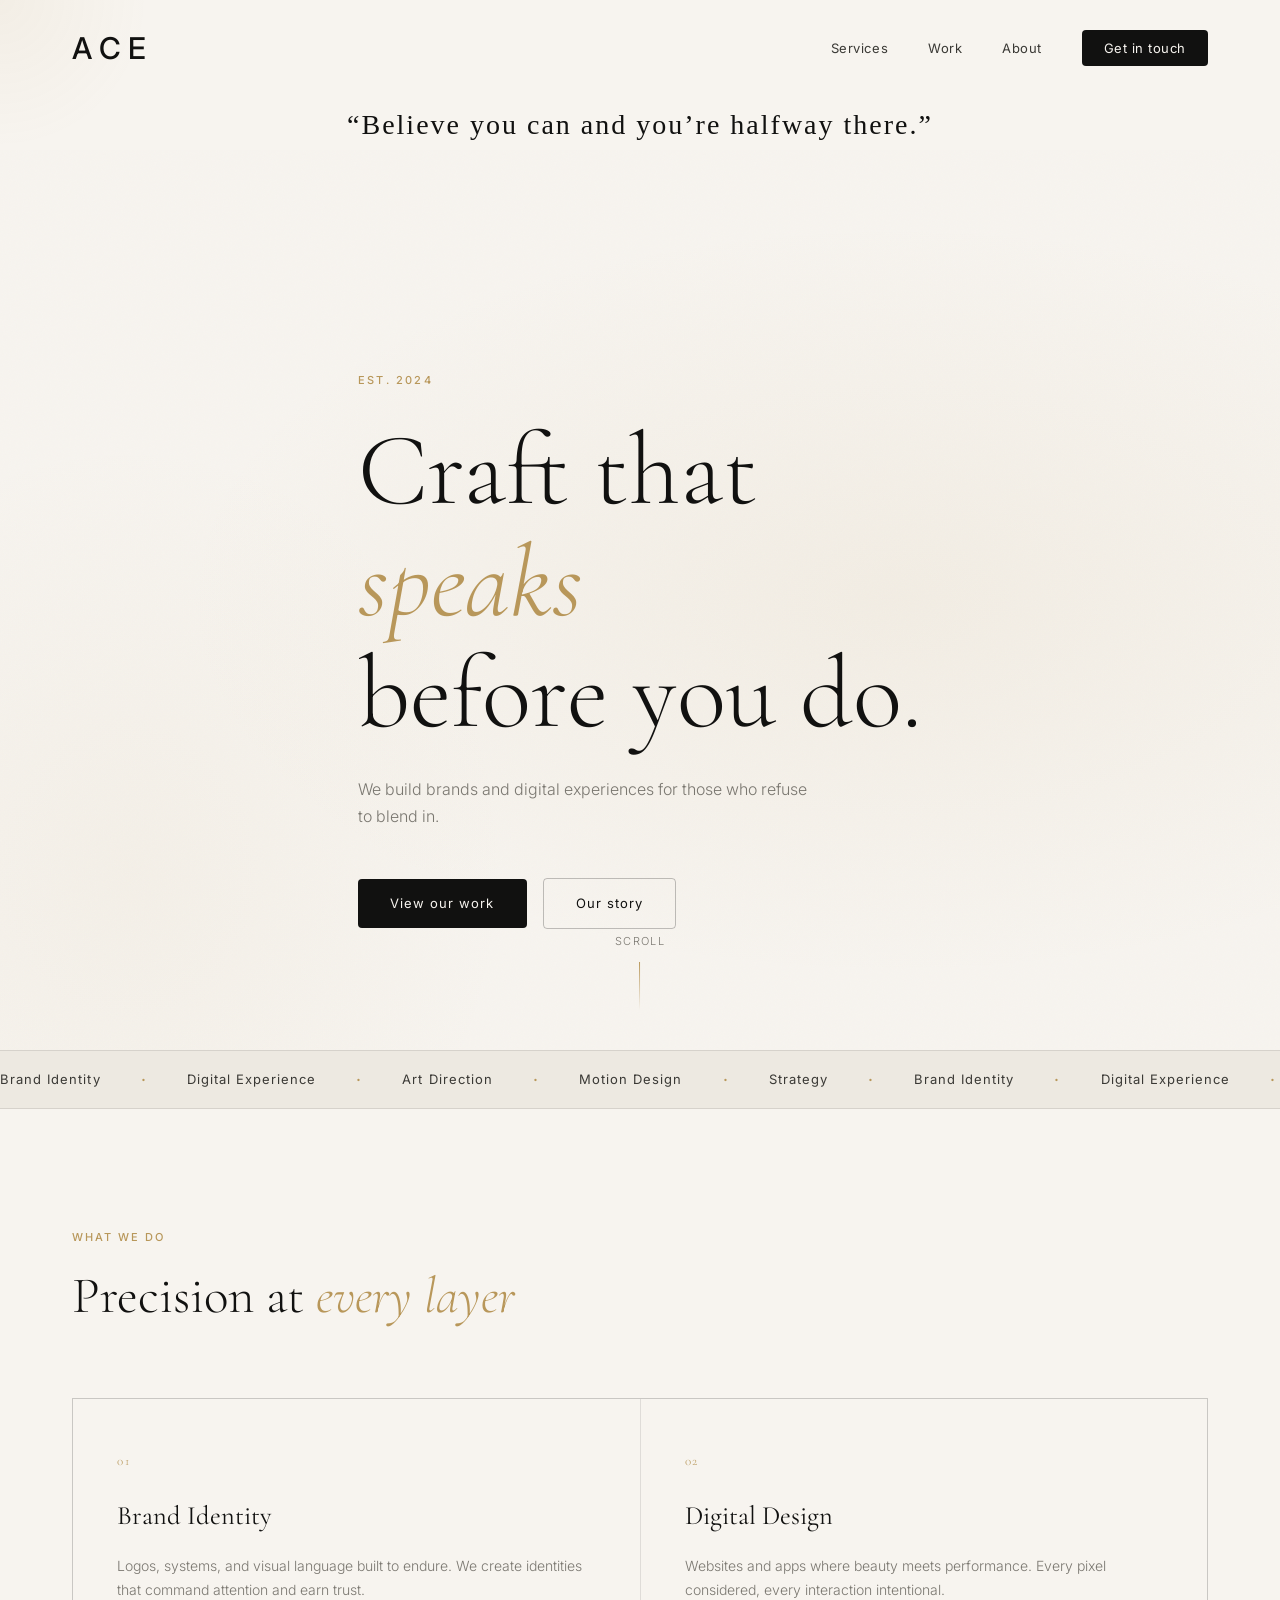
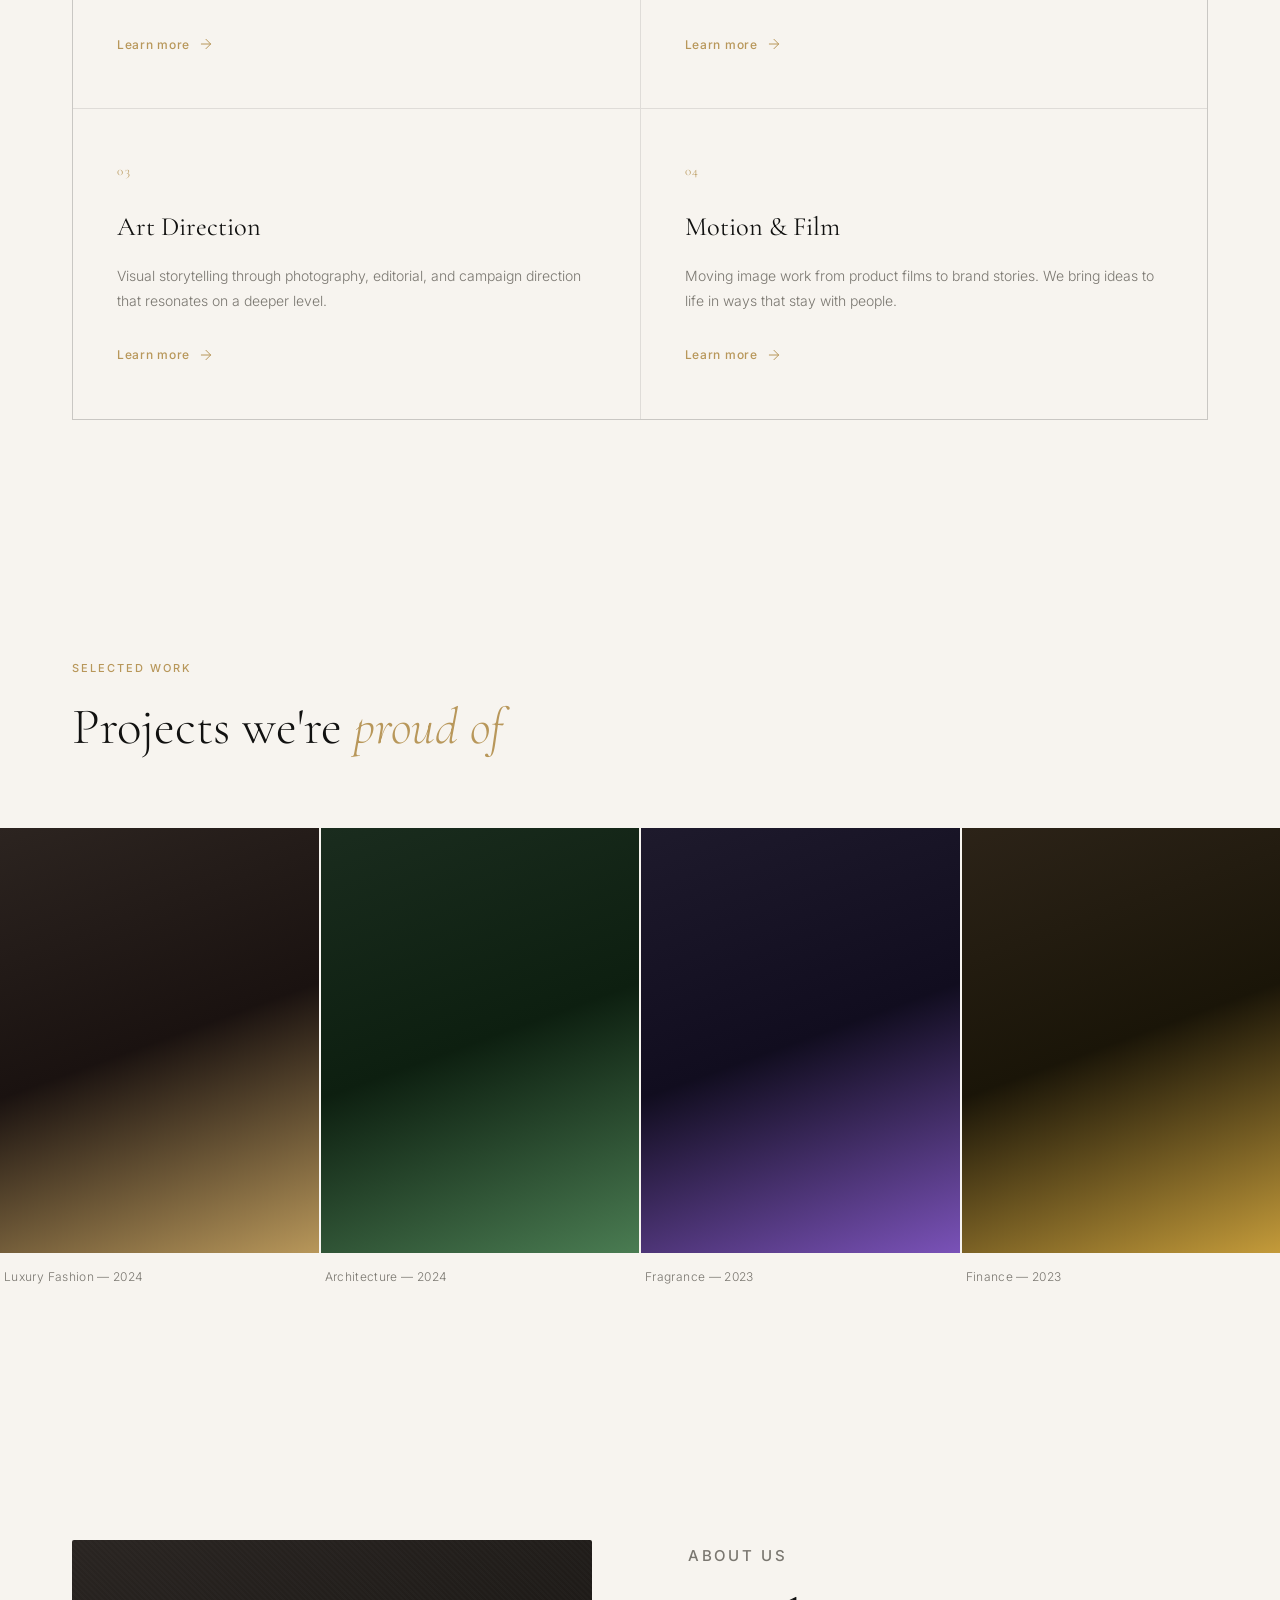
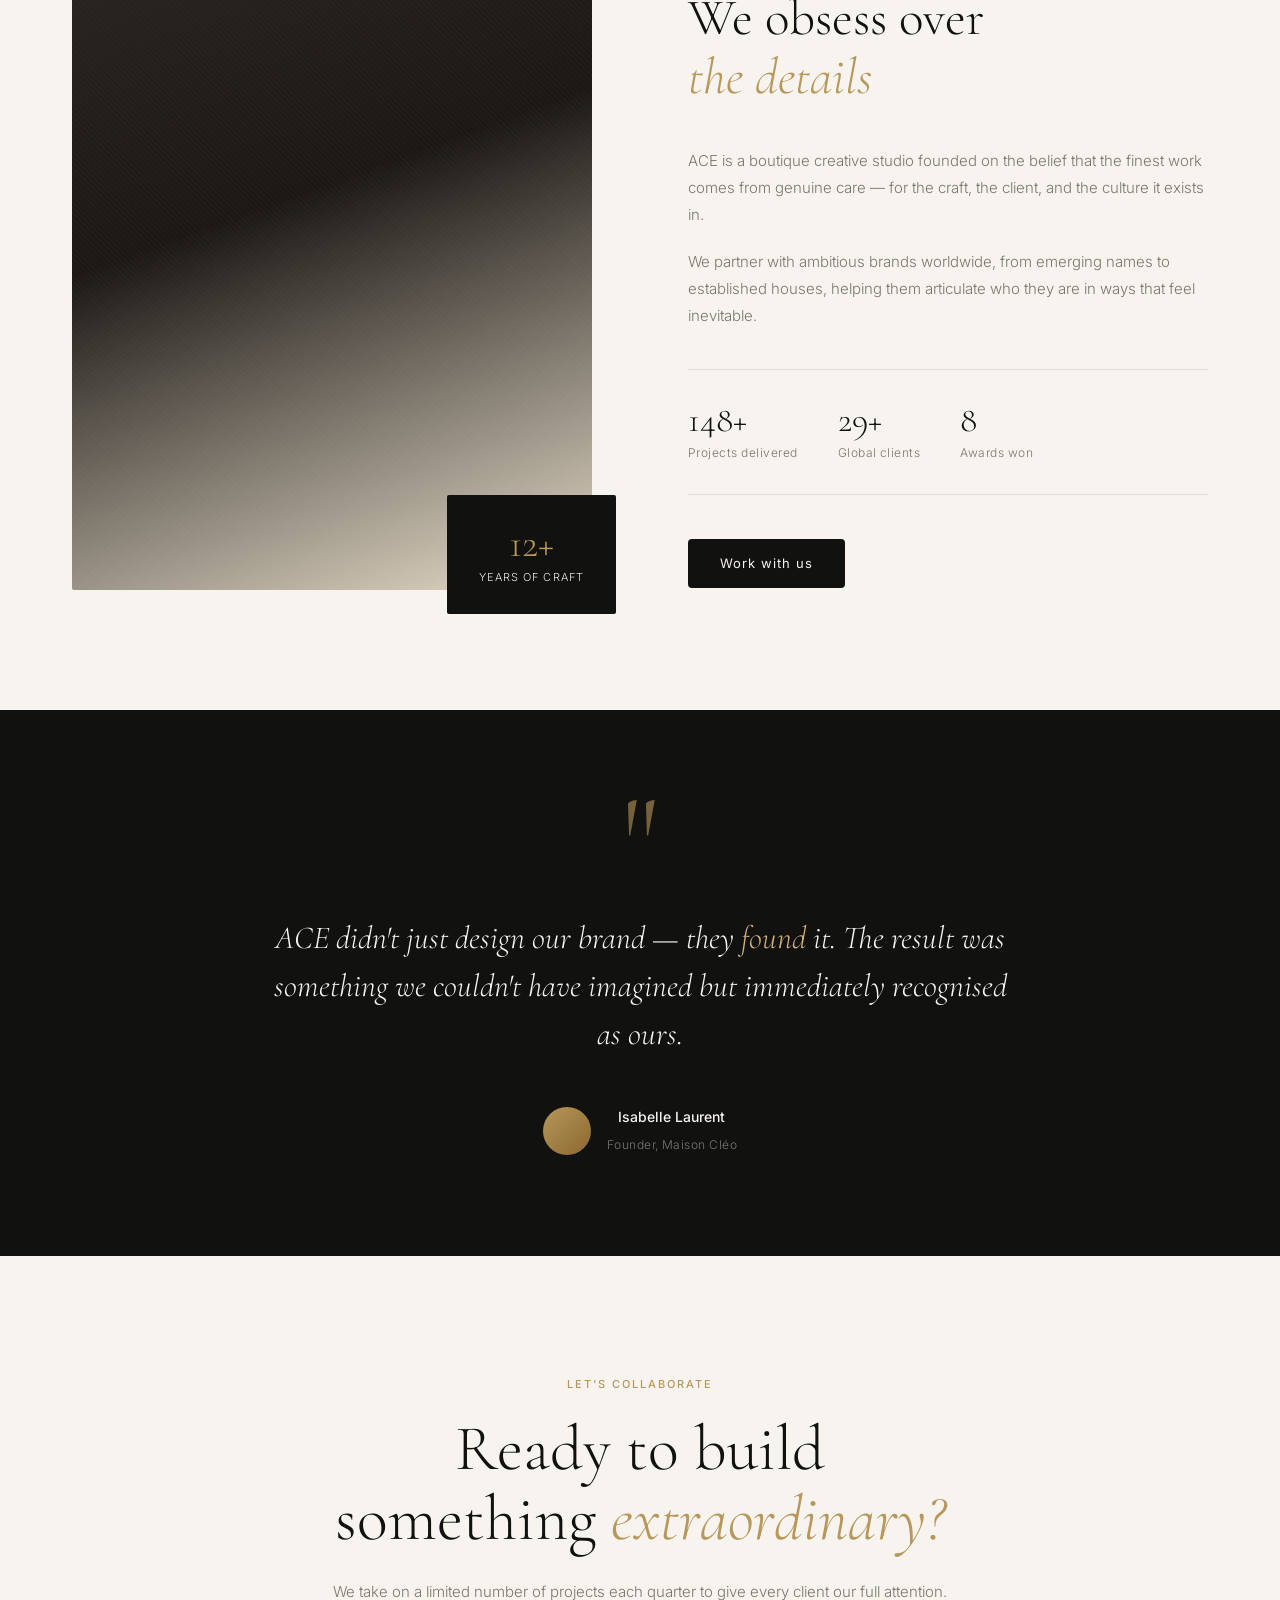
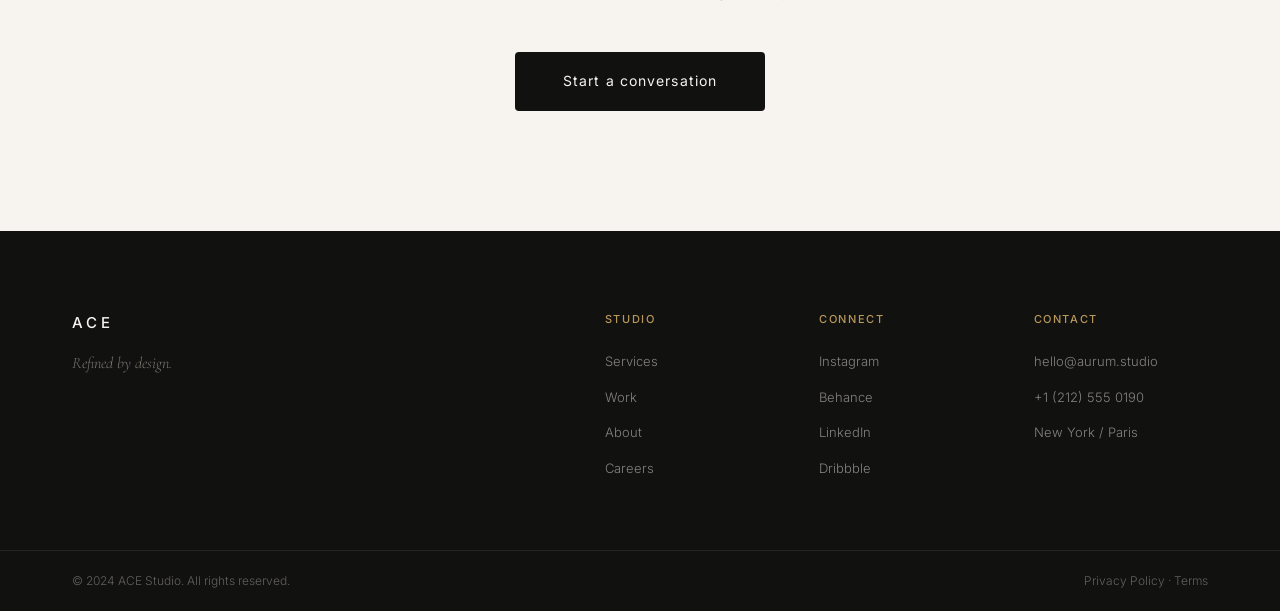
<file: index.html>
<!DOCTYPE html>
<html lang="en">
<head>
  <meta charset="UTF-8" />
  <meta name="viewport" content="width=device-width, initial-scale=1.0" />
  <title>ACE — Refined by Design</title>
  <link rel="preconnect" href="https://fonts.googleapis.com" />
  <link rel="preconnect" href="https://fonts.gstatic.com" crossorigin />
  <link href="https://fonts.googleapis.com/css2?family=Cormorant+Garamond:ital,wght@0,300;0,400;0,500;1,300;1,400&family=Inter:wght@300;400;500&display=swap" rel="stylesheet" />
  <link rel="stylesheet" href="styles.css" />
</head>
</body><div style="text-align:center; margin-top: 100px;">
    <p style="font-family: 'Times New Roman', serif; font-size: 28px; letter-spacing: 2px; line-height: 1.8;">
  “Believe you can
  and you’re
  halfway there.”
</p>
</p>
    </p>
  </div>

  <!-- Navigation -->
  <nav class="nav" id="nav">
    <div class="nav-inner">
      <a href="#" class="logo" style="font-size: 30px;">ACE</a>
      <ul class="nav-links">
        <li><a href="#services">Services</a></li>
        <li><a href="#work">Work</a></li>
        <li><a href="#about">About</a></li>
        <li><a href="#contact" class="nav-cta">Get in touch</a></li>
      </ul>
      <button class="hamburger" id="hamburger" aria-label="Toggle menu">
        <span></span><span></span>
      </button>
    </div>
  </nav>

  <!-- Hero -->
  <section class="hero" id="hero">
    <div class="hero-bg">
      <div class="hero-grain"></div>
    </div>
    <div class="hero-content">
      <p class="hero-label reveal">Est. 2024</p>
      <h1 class="hero-title reveal">
        <span>Craft that</span>
        <em>speaks</em>
        <span>before you do.</span>
      </h1>
      <p class="hero-sub reveal">We build brands and digital experiences for those who refuse to blend in.</p>
      <div class="hero-actions reveal">
        <a href="#work" class="btn btn-primary">View our work</a>
        <a href="#about" class="btn btn-ghost">Our story</a>
      </div>
    </div>
    <div class="hero-scroll">
      <span>Scroll</span>
      <div class="scroll-line"></div>
    </div>
  </section>

  <!-- Marquee -->
  <div class="marquee-wrap">
    <div class="marquee-track">
      <span>Brand Identity</span><span class="dot">·</span>
      <span>Digital Experience</span><span class="dot">·</span>
      <span>Art Direction</span><span class="dot">·</span>
      <span>Motion Design</span><span class="dot">·</span>
      <span>Strategy</span><span class="dot">·</span>
      <span>Brand Identity</span><span class="dot">·</span>
      <span>Digital Experience</span><span class="dot">·</span>
      <span>Art Direction</span><span class="dot">·</span>
      <span>Motion Design</span><span class="dot">·</span>
      <span>Strategy</span><span class="dot">·</span>
    </div>
  </div>

  <!-- Services -->
  <section class="section services" id="services">
    <div class="container">
      <div class="section-header reveal">
        <p class="section-label">What we do</p>
        <h2 class="section-title">Precision at <em>every layer</em></h2>
      </div>
      <div class="services-grid">
        <div class="service-card reveal">
          <div class="service-num">01</div>
          <h3>Brand Identity</h3>
          <p>Logos, systems, and visual language built to endure. We create identities that command attention and earn trust.</p>
          <a href="#" class="service-link">Learn more <svg viewBox="0 0 24 24"><path d="M5 12h14M12 5l7 7-7 7"/></svg></a>
        </div>
        <div class="service-card reveal">
          <div class="service-num">02</div>
          <h3>Digital Design</h3>
          <p>Websites and apps where beauty meets performance. Every pixel considered, every interaction intentional.</p>
          <a href="#" class="service-link">Learn more <svg viewBox="0 0 24 24"><path d="M5 12h14M12 5l7 7-7 7"/></svg></a>
        </div>
        <div class="service-card reveal">
          <div class="service-num">03</div>
          <h3>Art Direction</h3>
          <p>Visual storytelling through photography, editorial, and campaign direction that resonates on a deeper level.</p>
          <a href="#" class="service-link">Learn more <svg viewBox="0 0 24 24"><path d="M5 12h14M12 5l7 7-7 7"/></svg></a>
        </div>
        <div class="service-card reveal">
          <div class="service-num">04</div>
          <h3>Motion & Film</h3>
          <p>Moving image work from product films to brand stories. We bring ideas to life in ways that stay with people.</p>
          <a href="#" class="service-link">Learn more <svg viewBox="0 0 24 24"><path d="M5 12h14M12 5l7 7-7 7"/></svg></a>
        </div>
      </div>
    </div>
  </section>

  <!-- Work / Portfolio -->
  <section class="section work" id="work">
    <div class="container">
      <div class="section-header reveal">
        <p class="section-label">Selected work</p>
        <h2 class="section-title">Projects we're <em>proud of</em></h2>
      </div>
    </div>
    <div class="work-grid">
      <div class="work-item reveal" style="--delay:0s">
        <div class="work-img work-img--1">
          <div class="work-overlay">
            <span class="work-tag">Brand Identity</span>
            <h3>Maison Cléo</h3>
          </div>
        </div>
        <div class="work-meta">
          <span>Luxury Fashion — 2024</span>
        </div>
      </div>
      <div class="work-item reveal" style="--delay:0.1s">
        <div class="work-img work-img--2">
          <div class="work-overlay">
            <span class="work-tag">Digital</span>
            <h3>Verte Studio</h3>
          </div>
        </div>
        <div class="work-meta">
          <span>Architecture — 2024</span>
        </div>
      </div>
      <div class="work-item reveal" style="--delay:0.2s">
        <div class="work-img work-img--3">
          <div class="work-overlay">
            <span class="work-tag">Art Direction</span>
            <h3>Nocturne</h3>
          </div>
        </div>
        <div class="work-meta">
          <span>Fragrance — 2023</span>
        </div>
      </div>
      <div class="work-item reveal" style="--delay:0.3s">
        <div class="work-img work-img--4">
          <div class="work-overlay">
            <span class="work-tag">Motion</span>
            <h3>Parallax</h3>
          </div>
        </div>
        <div class="work-meta">
          <span>Finance — 2023</span>
        </div>
      </div>
    </div>
  </section>

  <!-- About -->
  <section class="section about" id="about">
    <div class="container about-inner">
      <div class="about-visual reveal">
        <div class="about-img-wrap">
          <div class="about-img"></div>
          <div class="about-badge">
            <span class="badge-num">12+</span>
            <span class="badge-text">Years of craft</span>
          </div>
        </div>
      </div>
      <div class="about-text reveal">
        <p class="section-label">About us</p>
        <h2 class="section-title">We obsess over<br /><em>the details</em></h2>
        <p>ACE is a boutique creative studio founded on the belief that the finest work comes from genuine care — for the craft, the client, and the culture it exists in.</p>
        <p>We partner with ambitious brands worldwide, from emerging names to established houses, helping them articulate who they are in ways that feel inevitable.</p>
        <div class="stats">
          <div class="stat">
            <span class="stat-num">200+</span>
            <span class="stat-label">Projects delivered</span>
          </div>
          <div class="stat">
            <span class="stat-num">40+</span>
            <span class="stat-label">Global clients</span>
          </div>
          <div class="stat">
            <span class="stat-num">12</span>
            <span class="stat-label">Awards won</span>
          </div>
        </div>
        <a href="#contact" class="btn btn-primary">Work with us</a>
      </div>
    </div>
  </section>

  <!-- Testimonial -->
  <section class="section testimonial">
    <div class="container">
      <div class="testimonial-inner reveal">
        <div class="quote-mark">"</div>
        <blockquote>
          ACE didn't just design our brand — they <em>found</em> it. The result was something we couldn't have imagined but immediately recognised as ours.
        </blockquote>
        <div class="testimonial-author">
          <div class="author-avatar"></div>
          <div>
            <strong>Isabelle Laurent</strong>
            <span>Founder, Maison Cléo</span>
          </div>
        </div>
      </div>
    </div>
  </section>

  <!-- CTA -->
  <section class="section cta" id="contact">
    <div class="container">
      <div class="cta-inner reveal">
        <p class="section-label">Let's collaborate</p>
        <h2 class="cta-title">Ready to build<br />something <em>extraordinary?</em></h2>
        <p class="cta-sub">We take on a limited number of projects each quarter to give every client our full attention.</p>
        <a href="mailto:hello@aurum.studio" class="btn btn-primary btn-large">Start a conversation</a>
      </div>
    </div>
  </section>

  <!-- Footer -->
  <footer class="footer">
    <div class="container footer-inner">
      <div class="footer-brand">
        <span class="logo">ACE</span>
        <p>Refined by design.</p>
      </div>
      <div class="footer-links">
        <div>
          <h4>Studio</h4>
          <ul>
            <li><a href="#">Services</a></li>
            <li><a href="#">Work</a></li>
            <li><a href="#">About</a></li>
            <li><a href="#">Careers</a></li>
          </ul>
        </div>
        <div>
          <h4>Connect</h4>
          <ul>
            <li><a href="#">Instagram</a></li>
            <li><a href="#">Behance</a></li>
            <li><a href="#">LinkedIn</a></li>
            <li><a href="#">Dribbble</a></li>
          </ul>
        </div>
        <div>
          <h4>Contact</h4>
          <ul>
            <li><a href="#">hello@aurum.studio</a></li>
            <li><a href="#">+1 (212) 555 0190</a></li>
            <li><a href="#">New York / Paris</a></li>
          </ul>
        </div>
      </div>
    </div>
    <div class="footer-bottom">
      <div class="container">
        <span>© 2024 ACE Studio. All rights reserved.</span>
        <span>Privacy Policy · Terms</span>
      </div>
    </div>
  </footer>

  <script src="script.js"></script>
</body>
</html>
</file>
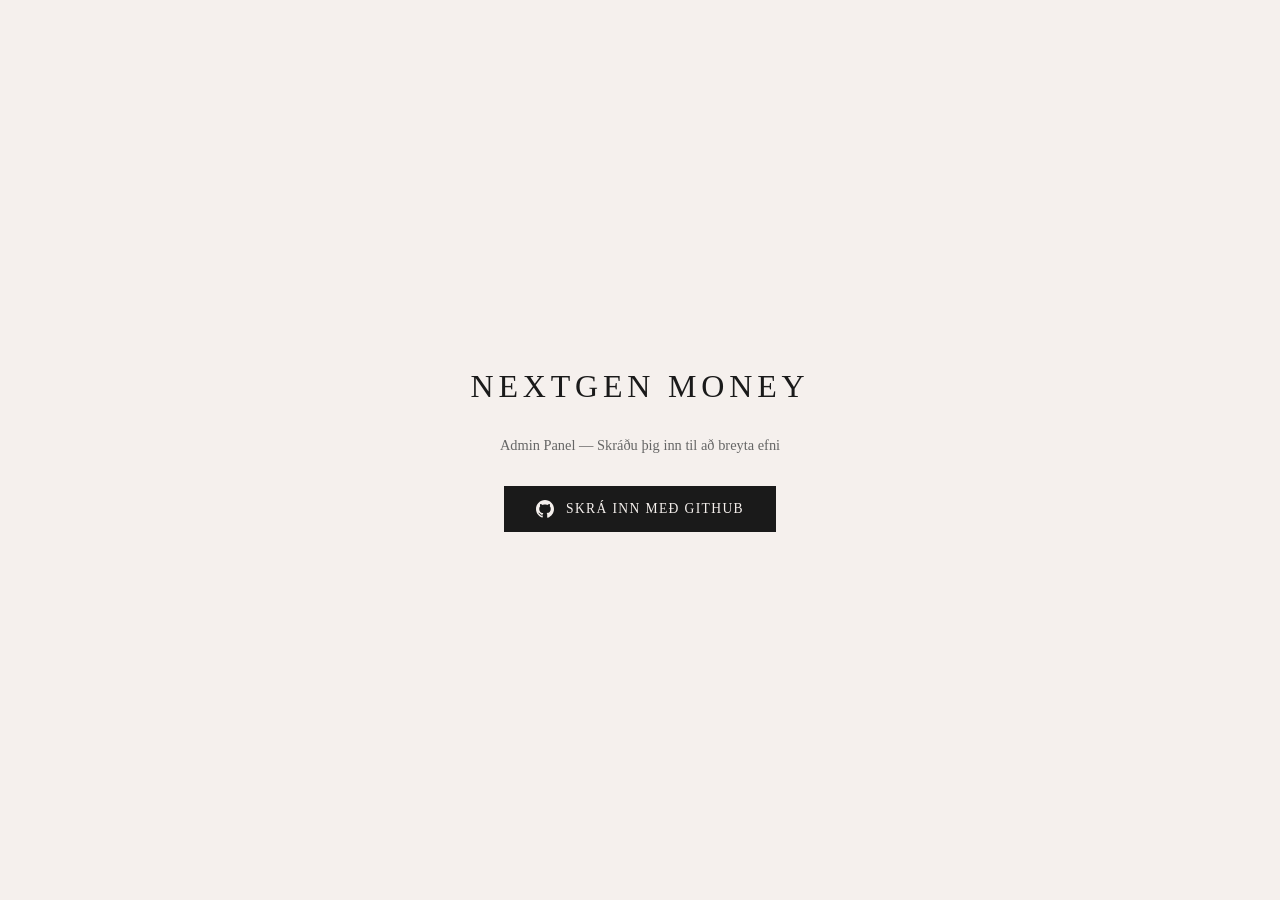
<file: nextgen-money/admin/index.html>
<!DOCTYPE html>
<html lang="is">
<head>
  <meta charset="utf-8" />
  <meta name="viewport" content="width=device-width, initial-scale=1.0" />
  <title>NextGen Money — Admin</title>
  <style>
    * { box-sizing: border-box; margin: 0; padding: 0; }

    body {
      font-family: 'Georgia', serif;
      background: #f5f0ed;
      color: #1a1a1a;
      min-height: 100vh;
    }

    /* ---- LOGIN ---- */
    .login-screen {
      display: flex;
      flex-direction: column;
      align-items: center;
      justify-content: center;
      min-height: 100vh;
      gap: 2rem;
    }
    .login-screen h1 { font-size: 2rem; letter-spacing: 0.15em; font-weight: 400; }
    .login-screen p { color: #666; font-size: 0.9rem; }

    .btn-github {
      display: flex;
      align-items: center;
      gap: 0.75rem;
      background: #1a1a1a;
      color: #f5f0ed;
      padding: 0.9rem 2rem;
      border: none;
      cursor: pointer;
      font-size: 0.85rem;
      letter-spacing: 0.1em;
      text-transform: uppercase;
      text-decoration: none;
      transition: background 0.2s;
    }
    .btn-github:hover { background: #333; }

    /* ---- LAYOUT ---- */
    #adminPanel {
      display: none;
      height: 100vh;
      flex-direction: column;
    }

    header {
      background: #1a1a1a;
      color: #f5f0ed;
      padding: 0.9rem 1.5rem;
      display: flex;
      justify-content: space-between;
      align-items: center;
      flex-shrink: 0;
      z-index: 20;
    }
    header h1 { font-size: 0.85rem; letter-spacing: 0.2em; font-weight: 400; }

    .header-right { display: flex; gap: 0.75rem; align-items: center; }

    .save-btn {
      background: #b8975a;
      color: #fff;
      border: none;
      padding: 0.55rem 1.5rem;
      cursor: pointer;
      font-size: 0.72rem;
      letter-spacing: 0.12em;
      text-transform: uppercase;
      transition: background 0.2s;
    }
    .save-btn:hover { background: #a07a40; }
    .save-btn:disabled { background: #999; cursor: not-allowed; }

    .logout-btn {
      background: none;
      border: 1px solid rgba(245,240,237,0.3);
      color: #f5f0ed;
      padding: 0.4rem 0.9rem;
      cursor: pointer;
      font-size: 0.7rem;
      letter-spacing: 0.1em;
      text-transform: uppercase;
    }
    .logout-btn:hover { border-color: #f5f0ed; }

    .save-status {
      font-size: 0.72rem;
      color: rgba(245,240,237,0.5);
      letter-spacing: 0.05em;
    }
    .save-status.dirty { color: #b8975a; }
    .save-status.saved { color: #7bc47b; }

    /* ---- SPLIT PANE ---- */
    .split-pane {
      display: grid;
      grid-template-columns: 420px 1fr;
      flex: 1;
      overflow: hidden;
    }

    /* ---- EDITOR ---- */
    .editor-pane {
      overflow-y: auto;
      border-right: 1px solid #ddd;
      background: #f5f0ed;
    }

    .section-card {
      border-bottom: 1px solid #e0dbd7;
    }

    .section-card h2 {
      background: #2a2522;
      color: #f5f0ed;
      padding: 0.75rem 1.25rem;
      font-size: 0.68rem;
      letter-spacing: 0.2em;
      text-transform: uppercase;
      font-weight: 400;
      cursor: pointer;
      display: flex;
      justify-content: space-between;
      align-items: center;
      user-select: none;
    }
    .section-card h2:hover { background: #1a1a1a; }
    .section-card h2 .arrow { transition: transform 0.2s; font-size: 0.6rem; opacity: 0.6; }
    .section-card.collapsed h2 .arrow { transform: rotate(-90deg); }
    .section-card.collapsed .fields { display: none; }

    .fields { padding: 1rem 1.25rem; display: flex; flex-direction: column; gap: 1rem; }

    label {
      display: flex;
      flex-direction: column;
      gap: 0.3rem;
      font-size: 0.68rem;
      letter-spacing: 0.08em;
      text-transform: uppercase;
      color: #888;
    }

    input[type="text"], textarea {
      border: 1px solid #ddd;
      padding: 0.6rem 0.8rem;
      font-size: 0.85rem;
      font-family: Georgia, serif;
      color: #1a1a1a;
      background: white;
      width: 100%;
      transition: border-color 0.2s;
    }
    input[type="text"]:focus, textarea:focus {
      outline: none;
      border-color: #b8975a;
    }
    textarea { resize: vertical; min-height: 70px; }

    /* ---- PREVIEW ---- */
    .preview-pane {
      overflow: hidden;
      background: #eee;
      position: relative;
    }

    .preview-bar {
      background: #2a2522;
      color: rgba(245,240,237,0.6);
      font-size: 0.65rem;
      letter-spacing: 0.12em;
      text-transform: uppercase;
      padding: 0.5rem 1rem;
      display: flex;
      align-items: center;
      gap: 0.75rem;
    }

    .preview-bar span { opacity: 0.4; }

    .preview-url {
      font-family: monospace;
      font-size: 0.7rem;
      color: rgba(245,240,237,0.5);
      flex: 1;
    }

    .preview-refresh {
      background: none;
      border: none;
      color: rgba(245,240,237,0.5);
      cursor: pointer;
      font-size: 0.8rem;
      padding: 0.2rem 0.4rem;
      transition: color 0.2s;
    }
    .preview-refresh:hover { color: #f5f0ed; }

    #previewFrame {
      width: 100%;
      height: calc(100% - 32px);
      border: none;
      display: block;
    }

    /* ---- STATUS TOAST ---- */
    .toast {
      position: fixed;
      bottom: 2rem;
      left: 50%;
      transform: translateX(-50%);
      padding: 0.75rem 2rem;
      font-size: 0.8rem;
      letter-spacing: 0.05em;
      z-index: 100;
      display: none;
      white-space: nowrap;
    }
    .toast.success { background: #1a1a1a; color: #f5f0ed; }
    .toast.error   { background: #8b1a1a; color: #fff; }

    .loading {
      display: flex; align-items: center; justify-content: center;
      height: 200px; color: #888; font-size: 0.85rem; letter-spacing: 0.1em;
    }
  </style>
</head>
<body>

<!-- LOGIN -->
<div class="login-screen" id="loginScreen">
  <h1>NEXTGEN MONEY</h1>
  <p>Admin Panel — Skráðu þig inn til að breyta efni</p>
  <a class="btn-github" href="#" id="loginBtn">
    <svg width="18" height="18" viewBox="0 0 24 24" fill="currentColor"><path d="M12 0C5.37 0 0 5.37 0 12c0 5.3 3.438 9.8 8.205 11.385.6.113.82-.258.82-.577 0-.285-.01-1.04-.015-2.04-3.338.724-4.042-1.61-4.042-1.61C4.422 18.07 3.633 17.7 3.633 17.7c-1.087-.744.084-.729.084-.729 1.205.084 1.838 1.236 1.838 1.236 1.07 1.835 2.809 1.305 3.495.998.108-.776.417-1.305.76-1.605-2.665-.3-5.466-1.332-5.466-5.93 0-1.31.465-2.38 1.235-3.22-.135-.303-.54-1.523.105-3.176 0 0 1.005-.322 3.3 1.23.96-.267 1.98-.399 3-.405 1.02.006 2.04.138 3 .405 2.28-1.552 3.285-1.23 3.285-1.23.645 1.653.24 2.873.12 3.176.765.84 1.23 1.91 1.23 3.22 0 4.61-2.805 5.625-5.475 5.92.42.36.81 1.096.81 2.22 0 1.606-.015 2.896-.015 3.286 0 .315.21.69.825.57C20.565 21.795 24 17.295 24 12c0-6.63-5.37-12-12-12"/></svg>
    Skrá inn með GitHub
  </a>
</div>

<!-- ADMIN -->
<div id="adminPanel">
  <header>
    <h1>NEXTGEN MONEY — ADMIN</h1>
    <div class="header-right">
      <span class="save-status" id="saveStatus">Allt vistað</span>
      <button class="save-btn" id="saveBtn">Vista</button>
      <button class="logout-btn" id="logoutBtn">Útskrá</button>
    </div>
  </header>

  <div class="split-pane">
    <!-- LEFT: EDITOR -->
    <div class="editor-pane" id="formContainer">
      <div class="loading">Hleður efni...</div>
    </div>

    <!-- RIGHT: PREVIEW -->
    <div class="preview-pane">
      <div class="preview-bar">
        <span>FORSKOÐUN</span>
        <span class="preview-url">nextgen-money.vercel.app</span>
        <button class="preview-refresh" id="refreshBtn" title="Uppfæra forskoðun">↺</button>
      </div>
      <iframe id="previewFrame" src="https://nextgen-money.vercel.app" title="Forskoðun"></iframe>
    </div>
  </div>
</div>

<div class="toast" id="toast"></div>

<script>
const REPO = 'asalif19/my-first-site';
const FILE_PATH = 'nextgen-money/data/content.json';

let token = sessionStorage.getItem('gh_token');
let contentData = {};
let fileSha = '';

// ---- AUTH ----
document.getElementById('loginBtn').addEventListener('click', e => {
  e.preventDefault();
  window.location.href = '/api/auth';
});

document.getElementById('logoutBtn').addEventListener('click', () => {
  sessionStorage.removeItem('gh_token');
  location.reload();
});

document.getElementById('refreshBtn').addEventListener('click', () => {
  document.getElementById('previewFrame').src = document.getElementById('previewFrame').src;
});

const params = new URLSearchParams(location.search);
if (params.get('token')) {
  sessionStorage.setItem('gh_token', params.get('token'));
  token = params.get('token');
  history.replaceState({}, '', '/admin');
}
if (params.get('error')) {
  document.querySelector('.login-screen p').textContent = 'Villa: ' + decodeURIComponent(params.get('error'));
  document.querySelector('.login-screen p').style.color = '#c0392b';
  history.replaceState({}, '', '/admin');
}

if (token) {
  document.getElementById('loginScreen').style.display = 'none';
  document.getElementById('adminPanel').style.display = 'flex';
  loadContent();
}

// ---- LOAD ----
async function loadContent() {
  try {
    const res = await fetch(`https://api.github.com/repos/${REPO}/contents/${FILE_PATH}`, {
      headers: { Authorization: `token ${token}` }
    });
    if (!res.ok) throw new Error('Villa við að sækja efni');
    const data = await res.json();
    fileSha = data.sha;
    contentData = JSON.parse(atob(data.content.replace(/\n/g, '')));
    renderForm();
  } catch (err) {
    document.getElementById('formContainer').innerHTML = `<div class="loading" style="color:red">${err.message}</div>`;
  }
}

// ---- RENDER ----
function renderForm() {
  const sections = [
    { key: 'hero', label: 'Hero — Forsíða', fields: [
      { k: 'eyebrow', label: 'Lítill texti', type: 'text' },
      { k: 'subtitle', label: 'Undirtitill', type: 'text' },
      { k: 'cta', label: 'Takki texti', type: 'text' }
    ]},
    { key: 'about', label: 'Home — Um síðuna', fields: [
      { k: 'intro', label: 'Kynningartexti', type: 'area' },
      { k: 'for_whom', label: 'Fyrir hvern?', type: 'area' },
      { k: 'why_matters', label: 'Af hverju fjármál skipta máli', type: 'area' },
      { k: 'goal', label: 'Markmið síðunnar', type: 'area' }
    ]},
    { key: 'save', label: 'How to Save', fields: [
      { k: 'card1_title', label: 'Kort 1 — Titill', type: 'text' },
      { k: 'card1_text', label: 'Kort 1 — Texti', type: 'area' },
      { k: 'card2_title', label: 'Kort 2 — Titill', type: 'text' },
      { k: 'card2_text', label: 'Kort 2 — Texti', type: 'area' },
      { k: 'card3_title', label: 'Kort 3 — Titill', type: 'text' },
      { k: 'card3_text', label: 'Kort 3 — Texti', type: 'area' },
      { k: 'card4_title', label: 'Kort 4 — Titill', type: 'text' },
      { k: 'card4_text', label: 'Kort 4 — Texti', type: 'area' },
      { k: 'card5_title', label: 'Kort 5 — Titill', type: 'text' },
      { k: 'card5_text', label: 'Kort 5 — Texti', type: 'area' }
    ]},
    { key: 'budget', label: 'Budget Plan', fields: [
      { k: 'what_text', label: 'Hvað er budget?', type: 'area' },
      { k: 'why_text', label: 'Af hverju hjálpar budget?', type: 'area' },
      { k: 'example_income', label: 'Tekjur', type: 'text' },
      { k: 'example_needs', label: 'Þarfir (50%)', type: 'text' },
      { k: 'example_wants', label: 'Lyst (30%)', type: 'text' },
      { k: 'example_savings', label: 'Sparnaður (20%)', type: 'text' }
    ]},
    { key: 'tips', label: 'Tips — Ráð', fields: [
      { k: 'tip1_title', label: 'Ráð 1 — Titill', type: 'text' },
      { k: 'tip1_text', label: 'Ráð 1 — Texti', type: 'area' },
      { k: 'tip2_title', label: 'Ráð 2 — Titill', type: 'text' },
      { k: 'tip2_text', label: 'Ráð 2 — Texti', type: 'area' },
      { k: 'tip3_title', label: 'Ráð 3 — Titill', type: 'text' },
      { k: 'tip3_text', label: 'Ráð 3 — Texti', type: 'area' },
      { k: 'tip4_title', label: 'Ráð 4 — Titill', type: 'text' },
      { k: 'tip4_text', label: 'Ráð 4 — Texti', type: 'area' },
      { k: 'tip5_title', label: 'Ráð 5 — Titill', type: 'text' },
      { k: 'tip5_text', label: 'Ráð 5 — Texti', type: 'area' }
    ]},
    { key: 'extra', label: 'Extra', fields: [
      { k: 'block1_text', label: 'Markhópurinn', type: 'area' },
      { k: 'block2_text', label: 'Raunverulegt dæmi', type: 'area' },
      { k: 'block3_text', label: 'Af hverju núna?', type: 'area' },
      { k: 'quote', label: 'Tilvitnun', type: 'area' },
      { k: 'quote_author', label: 'Höfundur', type: 'text' }
    ]},
    { key: 'footer', label: 'Footer', fields: [
      { k: 'tagline', label: 'Texti neðst', type: 'text' }
    ]}
  ];

  document.getElementById('formContainer').innerHTML = sections.map((sec, i) => `
    <div class="section-card ${i > 0 ? 'collapsed' : ''}">
      <h2 onclick="toggleSection(this)">
        ${sec.label}
        <span class="arrow">▾</span>
      </h2>
      <div class="fields">
        ${sec.fields.map(f => `
          <label>
            ${f.label}
            ${f.type === 'area'
              ? `<textarea data-section="${sec.key}" data-field="${f.k}">${contentData[sec.key]?.[f.k] || ''}</textarea>`
              : `<input type="text" data-section="${sec.key}" data-field="${f.k}" value="${(contentData[sec.key]?.[f.k] || '').replace(/"/g, '&quot;')}" />`
            }
          </label>
        `).join('')}
      </div>
    </div>
  `).join('');

  document.getElementById('formContainer').addEventListener('input', () => {
    const s = document.getElementById('saveStatus');
    s.textContent = 'Óvistaðar breytingar';
    s.className = 'save-status dirty';
  });
}

function toggleSection(h2) {
  h2.parentElement.classList.toggle('collapsed');
}

// ---- SAVE ----
document.getElementById('saveBtn').addEventListener('click', async () => {
  const btn = document.getElementById('saveBtn');
  btn.disabled = true;
  btn.textContent = '...';

  document.querySelectorAll('[data-section][data-field]').forEach(el => {
    const sec = el.dataset.section;
    const field = el.dataset.field;
    if (!contentData[sec]) contentData[sec] = {};
    contentData[sec][field] = el.value;
  });

  try {
    const res = await fetch(`https://api.github.com/repos/${REPO}/contents/${FILE_PATH}`, {
      method: 'PUT',
      headers: { Authorization: `token ${token}`, 'Content-Type': 'application/json' },
      body: JSON.stringify({
        message: 'Update content via admin panel',
        content: btoa(unescape(encodeURIComponent(JSON.stringify(contentData, null, 2)))),
        sha: fileSha,
        branch: 'main'
      })
    });

    if (!res.ok) throw new Error((await res.json()).message);
    const data = await res.json();
    fileSha = data.content.sha;

    const s = document.getElementById('saveStatus');
    s.textContent = 'Vistað ✓';
    s.className = 'save-status saved';

    showToast('Vistað! Síðan uppfærist á ~30 sekúndum.', 'success');

    // Refresh preview after 30s
    setTimeout(() => {
      document.getElementById('previewFrame').src = 'https://nextgen-money.vercel.app?' + Date.now();
    }, 30000);

  } catch (err) {
    showToast('Villa: ' + err.message, 'error');
  }

  btn.disabled = false;
  btn.textContent = 'Vista';
});

function showToast(msg, type) {
  const t = document.getElementById('toast');
  t.textContent = msg;
  t.className = `toast ${type}`;
  t.style.display = 'block';
  setTimeout(() => t.style.display = 'none', 5000);
}
</script>
</body>
</html>
</file>
<file: styles.css>
/* ===== Reset & Base ===== */
*, *::before, *::after {
  box-sizing: border-box;
  margin: 0;
  padding: 0;
}

:root {
  --cream: #f7f4ef;
  --cream-dark: #ede9e1;
  --ink: #111110;
  --ink-mid: #3a3935;
  --ink-light: #7a7770;
  --gold: #b8975a;
  --gold-light: #d4b07a;
  --white: #ffffff;
  --font-serif: 'Cormorant Garamond', Georgia, serif;
  --font-sans: 'Inter', system-ui, sans-serif;
  --radius: 4px;
  --transition: 0.4s cubic-bezier(0.25, 0.46, 0.45, 0.94);
}

html {
  scroll-behavior: smooth;
  font-size: 16px;
}

body {
  background-color: var(--cream);
  color: var(--ink);
  font-family: var(--font-sans);
  font-weight: 300;
  line-height: 1.6;
  overflow-x: hidden;
  -webkit-font-smoothing: antialiased;
}

a {
  text-decoration: none;
  color: inherit;
}

ul { list-style: none; }

img { max-width: 100%; display: block; }

/* ===== Utilities ===== */
.container {
  width: 100%;
  max-width: 1200px;
  margin: 0 auto;
  padding: 0 32px;
}

.section {
  padding: 120px 0;
}

.section-label {
  font-family: var(--font-sans);
  font-size: 11px;
  font-weight: 500;
  letter-spacing: 0.18em;
  text-transform: uppercase;
  color: var(--gold);
  margin-bottom: 20px;
}

.section-title {
  font-family: var(--font-serif);
  font-size: clamp(2.2rem, 4vw, 3.5rem);
  font-weight: 300;
  line-height: 1.15;
  color: var(--ink);
  margin-bottom: 40px;
}

.section-title em {
  font-style: italic;
  color: var(--gold);
}

.section-header {
  max-width: 560px;
  margin-bottom: 72px;
}

/* ===== Buttons ===== */
.btn {
  display: inline-flex;
  align-items: center;
  gap: 8px;
  padding: 14px 32px;
  font-family: var(--font-sans);
  font-size: 13px;
  font-weight: 400;
  letter-spacing: 0.08em;
  border-radius: var(--radius);
  transition: var(--transition);
  cursor: pointer;
  border: none;
}

.btn-primary {
  background: var(--ink);
  color: var(--cream);
}

.btn-primary:hover {
  background: var(--gold);
  color: var(--white);
  transform: translateY(-1px);
}

.btn-ghost {
  background: transparent;
  color: var(--ink);
  border: 1px solid rgba(17, 17, 16, 0.25);
}

.btn-ghost:hover {
  border-color: var(--gold);
  color: var(--gold);
}

.btn-large {
  padding: 18px 48px;
  font-size: 14px;
}

/* ===== Navigation ===== */
.nav {
  position: fixed;
  top: 0;
  left: 0;
  right: 0;
  z-index: 100;
  padding: 24px 0;
  transition: var(--transition);
}

.nav.scrolled {
  background: rgba(247, 244, 239, 0.92);
  backdrop-filter: blur(12px);
  -webkit-backdrop-filter: blur(12px);
  padding: 16px 0;
  border-bottom: 1px solid rgba(17, 17, 16, 0.08);
}

.nav-inner {
  max-width: 1200px;
  margin: 0 auto;
  padding: 0 32px;
  display: flex;
  align-items: center;
  justify-content: space-between;
}

.logo {
  font-family: var(--font-sans);
  font-size: 15px;
  font-weight: 500;
  letter-spacing: 0.25em;
  color: var(--ink);
}

.nav-links {
  display: flex;
  align-items: center;
  gap: 40px;
}

.nav-links a {
  font-size: 13px;
  font-weight: 400;
  letter-spacing: 0.04em;
  color: var(--ink-mid);
  transition: color 0.2s;
}

.nav-links a:hover { color: var(--gold); }

.nav-cta {
  background: var(--ink) !important;
  color: var(--cream) !important;
  padding: 10px 22px;
  border-radius: var(--radius);
  transition: background 0.3s !important;
}

.nav-cta:hover {
  background: var(--gold) !important;
  color: var(--white) !important;
}

.hamburger {
  display: none;
  flex-direction: column;
  gap: 5px;
  background: none;
  border: none;
  cursor: pointer;
  padding: 4px;
}

.hamburger span {
  display: block;
  width: 24px;
  height: 1.5px;
  background: var(--ink);
  transition: var(--transition);
}

/* ===== Hero ===== */
.hero {
  position: relative;
  min-height: 100vh;
  display: flex;
  align-items: center;
  overflow: hidden;
  background: var(--cream);
}

.hero-bg {
  position: absolute;
  inset: 0;
  background: radial-gradient(ellipse 80% 60% at 70% 50%, rgba(184, 151, 90, 0.08) 0%, transparent 70%),
              radial-gradient(ellipse 50% 80% at 10% 80%, rgba(184, 151, 90, 0.05) 0%, transparent 60%);
}

.hero-grain {
  position: absolute;
  inset: 0;
  opacity: 0.025;
  background-image: url("data:image/svg+xml,%3Csvg viewBox='0 0 256 256' xmlns='http://www.w3.org/2000/svg'%3E%3Cfilter id='noise'%3E%3CfeTurbulence type='fractalNoise' baseFrequency='0.9' numOctaves='4' stitchTiles='stitch'/%3E%3C/filter%3E%3Crect width='100%25' height='100%25' filter='url(%23noise)'/%3E%3C/svg%3E");
  background-size: 200px 200px;
}

.hero-content {
  position: relative;
  z-index: 1;
  max-width: 1200px;
  margin: 0 auto;
  padding: 0 32px;
  padding-top: 100px;
}

.hero-label {
  font-size: 11px;
  font-weight: 500;
  letter-spacing: 0.2em;
  text-transform: uppercase;
  color: var(--gold);
  margin-bottom: 28px;
}

.hero-title {
  font-family: var(--font-serif);
  font-size: clamp(3.5rem, 8vw, 7rem);
  font-weight: 300;
  line-height: 1.05;
  color: var(--ink);
  margin-bottom: 28px;
  display: flex;
  flex-direction: column;
  gap: 4px;
}

.hero-title em {
  font-style: italic;
  color: var(--gold);
  font-weight: 300;
}

.hero-sub {
  font-size: 16px;
  font-weight: 300;
  color: var(--ink-light);
  max-width: 460px;
  margin-bottom: 48px;
  line-height: 1.7;
}

.hero-actions {
  display: flex;
  align-items: center;
  gap: 16px;
  flex-wrap: wrap;
}

.hero-scroll {
  position: absolute;
  bottom: 40px;
  left: 50%;
  transform: translateX(-50%);
  display: flex;
  flex-direction: column;
  align-items: center;
  gap: 12px;
  color: var(--ink-light);
  font-size: 11px;
  letter-spacing: 0.12em;
  text-transform: uppercase;
}

.scroll-line {
  width: 1px;
  height: 48px;
  background: linear-gradient(to bottom, var(--gold), transparent);
  animation: scrollPulse 2s ease-in-out infinite;
}

@keyframes scrollPulse {
  0%, 100% { opacity: 0.4; transform: scaleY(1); }
  50% { opacity: 1; transform: scaleY(1.1); }
}

/* ===== Marquee ===== */
.marquee-wrap {
  overflow: hidden;
  border-top: 1px solid rgba(17, 17, 16, 0.1);
  border-bottom: 1px solid rgba(17, 17, 16, 0.1);
  padding: 18px 0;
  background: var(--cream-dark);
}

.marquee-track {
  display: flex;
  align-items: center;
  gap: 40px;
  width: max-content;
  animation: marquee 28s linear infinite;
  font-size: 13px;
  font-weight: 400;
  letter-spacing: 0.08em;
  color: var(--ink-mid);
}

.dot {
  color: var(--gold);
  font-size: 18px;
  line-height: 1;
}

@keyframes marquee {
  from { transform: translateX(0); }
  to { transform: translateX(-50%); }
}

/* ===== Services ===== */
.services {
  background: var(--cream);
}

.services-grid {
  display: grid;
  grid-template-columns: repeat(2, 1fr);
  gap: 1px;
  background: rgba(17, 17, 16, 0.1);
  border: 1px solid rgba(17, 17, 16, 0.1);
}

.service-card {
  background: var(--cream);
  padding: 52px 44px;
  transition: background var(--transition);
  cursor: default;
}

.service-card:hover {
  background: var(--white);
}

.service-num {
  font-family: var(--font-serif);
  font-size: 13px;
  color: var(--gold);
  letter-spacing: 0.12em;
  margin-bottom: 24px;
}

.service-card h3 {
  font-family: var(--font-serif);
  font-size: 1.65rem;
  font-weight: 400;
  margin-bottom: 16px;
  color: var(--ink);
}

.service-card p {
  font-size: 14px;
  line-height: 1.75;
  color: var(--ink-light);
  margin-bottom: 28px;
}

.service-link {
  display: inline-flex;
  align-items: center;
  gap: 8px;
  font-size: 12px;
  font-weight: 500;
  letter-spacing: 0.06em;
  color: var(--gold);
  transition: gap 0.2s;
}

.service-link:hover { gap: 12px; }

.service-link svg {
  width: 16px;
  height: 16px;
  stroke: currentColor;
  stroke-width: 1.5;
  fill: none;
  stroke-linecap: round;
  stroke-linejoin: round;
}

/* ===== Work ===== */
.work {
  background: var(--cream);
}

.work .container { margin-bottom: 0; }

.work-grid {
  display: grid;
  grid-template-columns: repeat(4, 1fr);
  gap: 2px;
  margin-top: 8px;
}

.work-item {
  cursor: pointer;
  animation-delay: var(--delay);
}

.work-img {
  aspect-ratio: 3/4;
  position: relative;
  overflow: hidden;
}

.work-img--1 { background: linear-gradient(160deg, #2c2420 0%, #1a1210 50%, #b8975a 100%); }
.work-img--2 { background: linear-gradient(160deg, #1a2c1e 0%, #0d1f10 50%, #4a7c52 100%); }
.work-img--3 { background: linear-gradient(160deg, #1e1a2c 0%, #110d1f 50%, #7a52b8 100%); }
.work-img--4 { background: linear-gradient(160deg, #2c2318 0%, #1a1508 50%, #c49b3a 100%); }

.work-overlay {
  position: absolute;
  inset: 0;
  padding: 28px 24px;
  display: flex;
  flex-direction: column;
  justify-content: flex-end;
  background: linear-gradient(to top, rgba(0,0,0,0.7) 0%, transparent 60%);
  opacity: 0;
  transition: opacity var(--transition);
}

.work-item:hover .work-overlay { opacity: 1; }

.work-item:hover .work-img {
  transform: scale(1.02);
  transition: transform 0.6s cubic-bezier(0.25, 0.46, 0.45, 0.94);
}

.work-tag {
  font-size: 11px;
  letter-spacing: 0.15em;
  text-transform: uppercase;
  color: var(--gold-light);
  margin-bottom: 8px;
}

.work-overlay h3 {
  font-family: var(--font-serif);
  font-size: 1.4rem;
  font-weight: 300;
  color: var(--white);
}

.work-meta {
  padding: 14px 4px;
  font-size: 12px;
  color: var(--ink-light);
  letter-spacing: 0.03em;
}

/* ===== About ===== */
.about {
  background: var(--cream);
}

.about-inner {
  display: grid;
  grid-template-columns: 1fr 1fr;
  gap: 96px;
  align-items: center;
}

.about-img-wrap {
  position: relative;
}

.about-img {
  aspect-ratio: 4/5;
  background: linear-gradient(160deg, #2a2522 0%, #1a1714 40%, #b8975a40 100%);
  border-radius: 2px;
  position: relative;
  overflow: hidden;
}

.about-img::after {
  content: '';
  position: absolute;
  inset: 0;
  background: repeating-linear-gradient(
    45deg,
    transparent,
    transparent 2px,
    rgba(255,255,255,0.015) 2px,
    rgba(255,255,255,0.015) 4px
  );
}

.about-badge {
  position: absolute;
  bottom: -24px;
  right: -24px;
  background: var(--ink);
  color: var(--cream);
  padding: 28px 32px;
  border-radius: 2px;
  text-align: center;
}

.badge-num {
  display: block;
  font-family: var(--font-serif);
  font-size: 2.5rem;
  font-weight: 300;
  line-height: 1;
  color: var(--gold);
}

.badge-text {
  display: block;
  font-size: 11px;
  letter-spacing: 0.1em;
  text-transform: uppercase;
  color: var(--cream-dark);
  margin-top: 6px;
}

.about-text p {
  font-size: 15px;
  line-height: 1.8;
  color: var(--ink-light);
  margin-bottom: 20px;
}

.stats {
  display: flex;
  gap: 40px;
  margin: 40px 0 44px;
  padding: 32px 0;
  border-top: 1px solid rgba(17, 17, 16, 0.1);
  border-bottom: 1px solid rgba(17, 17, 16, 0.1);
}

.stat-num {
  display: block;
  font-family: var(--font-serif);
  font-size: 2.2rem;
  font-weight: 300;
  color: var(--ink);
  line-height: 1;
  margin-bottom: 6px;
}

.stat-label {
  display: block;
  font-size: 12px;
  color: var(--ink-light);
  letter-spacing: 0.04em;
}

/* ===== Testimonial ===== */
.testimonial {
  background: var(--ink);
  padding: 100px 0;
}

.testimonial-inner {
  max-width: 760px;
  margin: 0 auto;
  text-align: center;
}

.quote-mark {
  font-family: var(--font-serif);
  font-size: 8rem;
  color: var(--gold);
  line-height: 0.5;
  margin-bottom: 40px;
  opacity: 0.6;
}

blockquote {
  font-family: var(--font-serif);
  font-size: clamp(1.4rem, 2.5vw, 2rem);
  font-weight: 300;
  line-height: 1.5;
  color: var(--cream);
  font-style: italic;
  margin-bottom: 48px;
}

blockquote em {
  color: var(--gold-light);
  font-style: italic;
}

.testimonial-author {
  display: flex;
  align-items: center;
  justify-content: center;
  gap: 16px;
}

.author-avatar {
  width: 48px;
  height: 48px;
  border-radius: 50%;
  background: linear-gradient(135deg, var(--gold) 0%, #8a6830 100%);
  flex-shrink: 0;
}

.testimonial-author strong {
  display: block;
  font-size: 14px;
  font-weight: 500;
  color: var(--cream);
  margin-bottom: 2px;
  font-style: normal;
}

.testimonial-author span {
  font-size: 12px;
  color: var(--ink-light);
  letter-spacing: 0.04em;
}

/* ===== CTA ===== */
.cta {
  background: var(--cream);
  text-align: center;
}

.cta-inner {
  max-width: 640px;
  margin: 0 auto;
}

.cta-title {
  font-family: var(--font-serif);
  font-size: clamp(2.5rem, 5vw, 4rem);
  font-weight: 300;
  line-height: 1.1;
  color: var(--ink);
  margin-bottom: 24px;
}

.cta-title em {
  font-style: italic;
  color: var(--gold);
}

.cta-sub {
  font-size: 15px;
  color: var(--ink-light);
  margin-bottom: 48px;
  line-height: 1.7;
}

/* ===== Footer ===== */
.footer {
  background: var(--ink);
  color: var(--cream);
}

.footer-inner {
  display: grid;
  grid-template-columns: 1.5fr 2fr;
  gap: 80px;
  padding-top: 80px;
  padding-bottom: 60px;
}

.footer-brand .logo {
  color: var(--cream);
  display: block;
  margin-bottom: 16px;
}

.footer-brand p {
  font-family: var(--font-serif);
  font-size: 1rem;
  font-style: italic;
  color: var(--ink-light);
}

.footer-links {
  display: grid;
  grid-template-columns: repeat(3, 1fr);
  gap: 40px;
}

.footer-links h4 {
  font-size: 11px;
  font-weight: 500;
  letter-spacing: 0.15em;
  text-transform: uppercase;
  color: var(--gold);
  margin-bottom: 20px;
}

.footer-links li {
  margin-bottom: 10px;
}

.footer-links a {
  font-size: 13px;
  color: rgba(247, 244, 239, 0.5);
  transition: color 0.2s;
}

.footer-links a:hover { color: var(--cream); }

.footer-bottom {
  border-top: 1px solid rgba(247, 244, 239, 0.08);
  padding: 20px 0;
}

.footer-bottom .container {
  display: flex;
  justify-content: space-between;
  align-items: center;
}

.footer-bottom span {
  font-size: 12px;
  color: rgba(247, 244, 239, 0.35);
}

/* ===== Scroll Reveal ===== */
.reveal {
  opacity: 0;
  transform: translateY(32px);
  transition: opacity 0.7s cubic-bezier(0.25, 0.46, 0.45, 0.94),
              transform 0.7s cubic-bezier(0.25, 0.46, 0.45, 0.94);
  transition-delay: var(--delay, 0s);
}

.reveal.is-visible {
  opacity: 1;
  transform: translateY(0);
}

/* ===== Responsive ===== */
@media (max-width: 1024px) {
  .work-grid { grid-template-columns: repeat(2, 1fr); }
  .about-inner { grid-template-columns: 1fr; gap: 64px; }
  .about-img { aspect-ratio: 16/9; max-height: 400px; }
  .about-badge { bottom: -16px; right: 0; }
}

@media (max-width: 768px) {
  .section { padding: 80px 0; }
  .nav-links { display: none; }
  .hamburger { display: flex; }
  .services-grid { grid-template-columns: 1fr; }
  .work-grid { grid-template-columns: 1fr 1fr; }
  .footer-inner { grid-template-columns: 1fr; gap: 48px; }
  .footer-links { grid-template-columns: repeat(2, 1fr); }
  .stats { flex-wrap: wrap; gap: 24px; }
  .hero-title { font-size: clamp(2.8rem, 10vw, 4rem); }
  .about-badge { display: none; }
}

@media (max-width: 480px) {
  .container { padding: 0 20px; }
  .work-grid { grid-template-columns: 1fr; }
  .hero-actions { flex-direction: column; align-items: flex-start; }
  .footer-links { grid-template-columns: 1fr; }
  .testimonial-author { flex-direction: column; }
}
</file>
